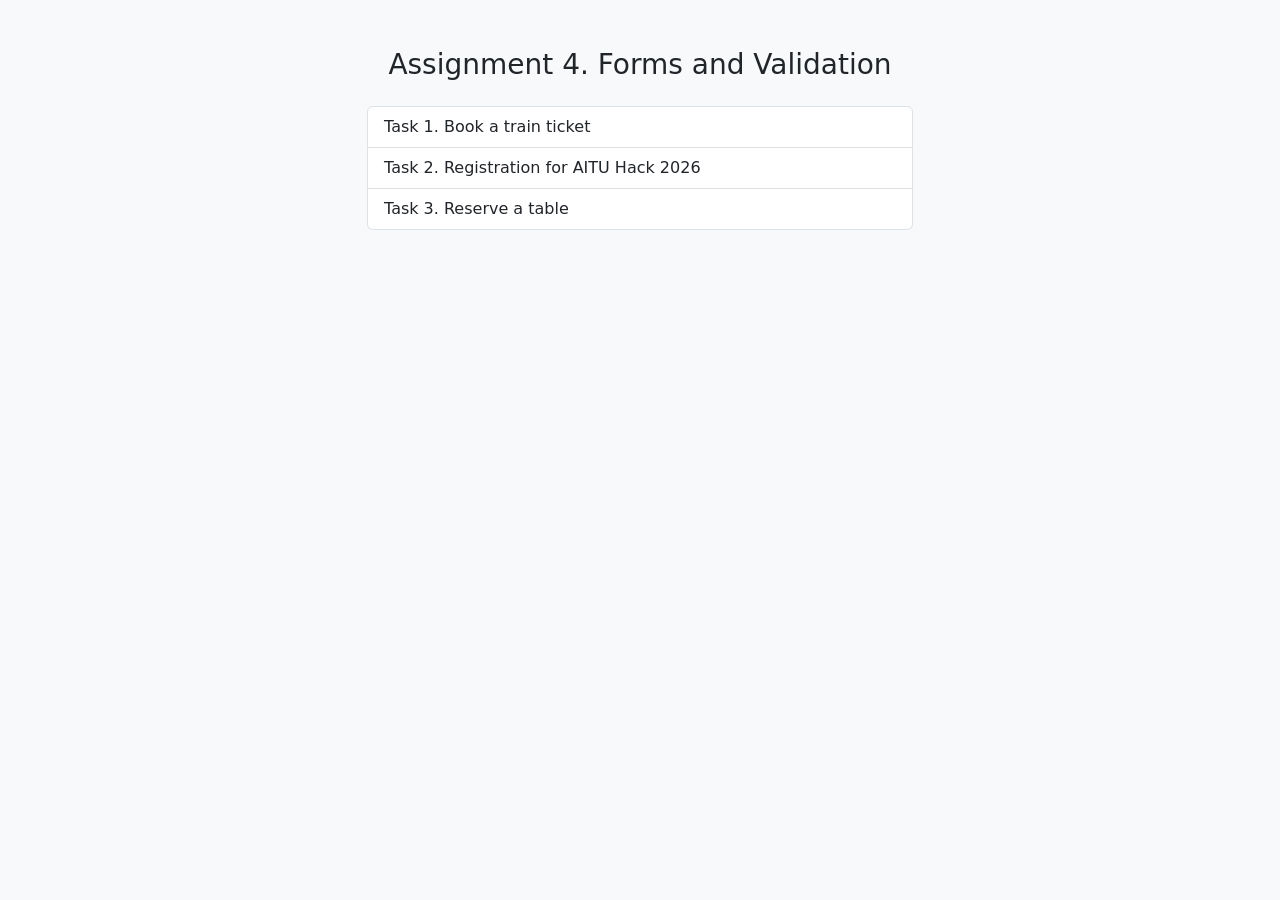
<file: index.html>
<!doctype html>
<html lang="en">
<head>
<meta charset="utf-8">
<meta name="viewport" content="width=device-width, initial-scale=1">
<title>Assignment 4. Forms and Validation</title>
<link href="https://cdn.jsdelivr.net/npm/bootstrap@5.3.3/dist/css/bootstrap.min.css" rel="stylesheet">
</head>
<body class="bg-light">
<main class="container py-5">
 <div class="row justify-content-center"><div class="col-12 col-md-8 col-lg-6">
  <h1 class="h3 mb-4 text-center">Assignment 4. Forms and Validation</h1>
  <div class="list-group">
   <a class="list-group-item list-group-item-action" href="task1.html">Task 1. Book a train ticket</a>
   <a class="list-group-item list-group-item-action" href="task2.html">Task 2. Registration for AITU Hack 2026</a>
   <a class="list-group-item list-group-item-action" href="task3.html">Task 3. Reserve a table</a>
  </div>
 </div></div>
</main>
</body>
</html>
</file>
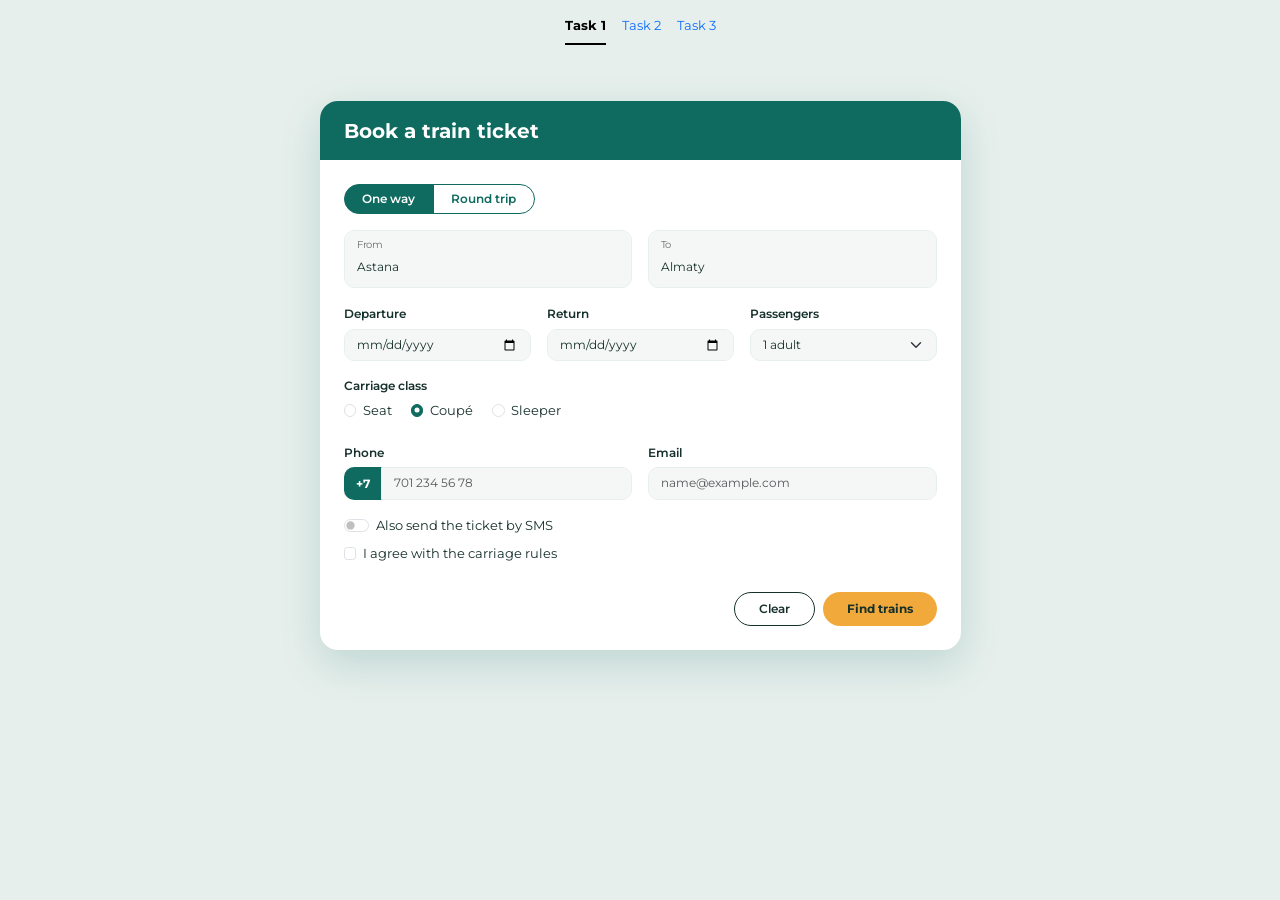
<file: task1.html>
<!doctype html>
<html lang="en">
<head>
<meta charset="utf-8">
<meta name="viewport" content="width=device-width, initial-scale=1">
<title>Book a train ticket</title>
<link href="https://cdn.jsdelivr.net/npm/bootstrap@5.3.3/dist/css/bootstrap.min.css" rel="stylesheet">
<link href="https://fonts.googleapis.com/css2?family=Montserrat:wght@400;500;600;700&display=swap" rel="stylesheet">
<link href="style.css" rel="stylesheet">
</head>
<body class="page-train">
<nav class="nav nav-underline justify-content-center py-2" aria-label="Tasks">
  <a class="nav-link active" href="task1.html" aria-current="page">Task 1</a>
  <a class="nav-link" href="task2.html">Task 2</a>
  <a class="nav-link" href="task3.html">Task 3</a>
</nav>
<main class="container py-4 py-md-5">
 <div class="row justify-content-center"><div class="col-12 col-md-10 col-lg-8 col-xl-7">
  <div class="ticket">
   <h1 class="ticket-head">Book a train ticket</h1>
   <form class="ticket-body" action="#" method="get">

    <div class="trip btn-group mb-3" role="group" aria-label="Trip type">
     <input type="radio" class="btn-check" name="trip" id="oneway" value="oneway" checked>
     <label class="btn" for="oneway">One way</label>
     <input type="radio" class="btn-check" name="trip" id="round" value="round">
     <label class="btn" for="round">Round trip</label>
    </div>

    <div class="row g-3 mb-3">
     <div class="col-12 col-md-6"><div class="form-floating">
      <input type="text" class="form-control" id="from" name="from" placeholder="From" value="Astana" required>
      <label for="from">From</label></div></div>
     <div class="col-12 col-md-6"><div class="form-floating">
      <input type="text" class="form-control" id="to" name="to" placeholder="To" value="Almaty" required>
      <label for="to">To</label></div></div>
    </div>

    <div class="row g-3 mb-3">
     <div class="col-12 col-md-4"><label class="form-label" for="dep">Departure</label>
      <input type="date" class="form-control" id="dep" name="departure" required></div>
     <div class="col-12 col-md-4"><label class="form-label" for="ret">Return</label>
      <input type="date" class="form-control" id="ret" name="return"></div>
     <div class="col-12 col-md-4"><label class="form-label" for="pax">Passengers</label>
      <select class="form-select" id="pax" name="passengers">
       <option value="1" selected>1 adult</option><option value="2">2 adults</option><option value="3">3 adults</option>
       <option value="4">4 adults</option><option value="5">5 adults</option><option value="6">6 adults</option>
      </select></div>
    </div>

    <fieldset class="mb-3">
     <legend>Carriage class</legend>
     <div class="form-check form-check-inline"><input class="form-check-input" type="radio" name="class" id="seat" value="seat" required>
      <label class="form-check-label" for="seat">Seat</label></div>
     <div class="form-check form-check-inline"><input class="form-check-input" type="radio" name="class" id="coupe" value="coupe" checked>
      <label class="form-check-label" for="coupe">Coupé</label></div>
     <div class="form-check form-check-inline"><input class="form-check-input" type="radio" name="class" id="sleeper" value="sleeper">
      <label class="form-check-label" for="sleeper">Sleeper</label></div>
    </fieldset>

    <div class="row g-3 mb-3">
     <div class="col-12 col-md-6"><label class="form-label" for="phone">Phone</label>
      <div class="input-group"><span class="input-group-text">+7</span>
       <input type="tel" class="form-control" id="phone" name="phone" placeholder="701 234 56 78" required></div></div>
     <div class="col-12 col-md-6"><label class="form-label" for="email">Email</label>
      <input type="email" class="form-control" id="email" name="email" placeholder="name@example.com" required></div>
    </div>

    <div class="form-check form-switch mb-1">
     <input class="form-check-input" type="checkbox" role="switch" id="sms" name="sms">
     <label class="form-check-label" for="sms">Also send the ticket by SMS</label></div>
    <div class="form-check mb-4">
     <input class="form-check-input" type="checkbox" id="agree" name="agree" required>
     <label class="form-check-label" for="agree">I agree with the carriage rules</label></div>

    <div class="d-flex flex-column-reverse flex-md-row justify-content-md-end gap-2">
     <button type="reset" class="btn btn-clear">Clear</button>
     <button type="submit" class="btn btn-find">Find trains</button>
    </div>
   </form>
  </div>
 </div></div>
</main>
</body>
</html>
</file>
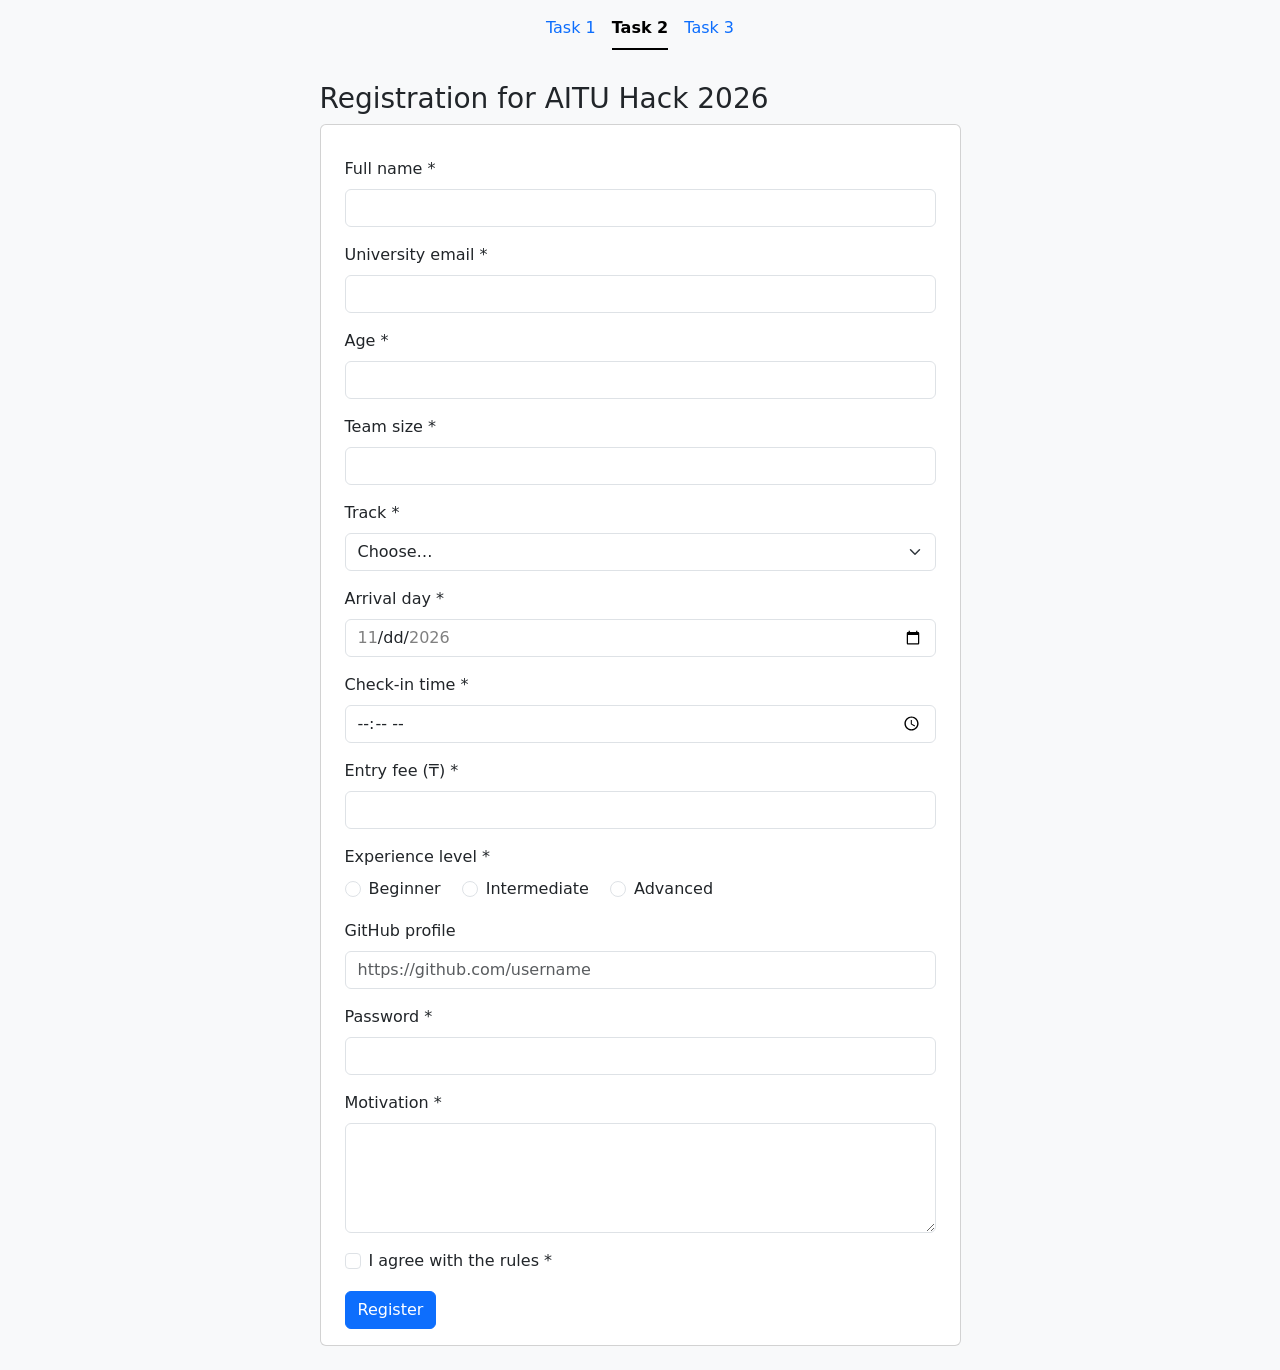
<file: task2.html>
<!doctype html>
<html lang="en">
<head>
<meta charset="utf-8">
<meta name="viewport" content="width=device-width, initial-scale=1">
<title>AITU Hack 2026 registration</title>
<link href="https://cdn.jsdelivr.net/npm/bootstrap@5.3.3/dist/css/bootstrap.min.css" rel="stylesheet">
<link href="style.css" rel="stylesheet">
</head>
<body class="bg-light page-hack">
<nav class="nav nav-underline justify-content-center py-2" aria-label="Tasks">
  <a class="nav-link" href="task1.html">Task 1</a>
  <a class="nav-link active" href="task2.html" aria-current="page">Task 2</a>
  <a class="nav-link" href="task3.html">Task 3</a>
</nav>
<main class="container py-4">
 <div class="row justify-content-center"><div class="col-12 col-md-9 col-lg-7">
 <h1 class="h3 mb-4">Registration for AITU Hack 2026</h1>
 <form class="card card-body row g-3 mx-0" action="#" method="post">

  <div><label class="form-label" for="name">Full name *</label>
   <input class="form-control" type="text" id="name" name="name" minlength="2" maxlength="40" required>
   <div class="invalid-feedback">Enter 2–40 characters.</div></div>

  <div><label class="form-label" for="email">University email *</label>
   <input class="form-control" type="email" id="email" name="email" required>
   <div class="invalid-feedback">Enter a valid email address, e.g. name@astanait.edu.kz.</div></div>

  <div><label class="form-label" for="age">Age *</label>
   <input class="form-control" type="number" id="age" name="age" min="16" max="30" step="1" required>
   <div class="invalid-feedback">Enter a whole number from 16 to 30.</div></div>

  <div><label class="form-label" for="team">Team size *</label>
   <input class="form-control" type="number" id="team" name="team" min="1" max="4" step="1" required>
   <div class="invalid-feedback">Enter a whole number from 1 to 4.</div></div>

  <div><label class="form-label" for="track">Track *</label>
   <select class="form-select" id="track" name="track" required>
    <option value="">Choose…</option><option>Web</option><option>Mobile</option><option>AI</option><option>GameDev</option>
   </select>
   <div class="invalid-feedback">Choose a track.</div></div>

  <div><label class="form-label" for="day">Arrival day *</label>
   <input class="form-control" type="date" id="day" name="day" min="2026-11-20" max="2026-11-22" required>
   <div class="invalid-feedback">Choose a date from 20 to 22 November 2026.</div></div>

  <div><label class="form-label" for="time">Check-in time *</label>
   <input class="form-control" type="time" id="time" name="time" min="09:00" max="18:00" step="1800" required>
   <div class="invalid-feedback">Choose a time from 09:00 to 18:00, every 30 minutes.</div></div>

  <div><label class="form-label" for="fee">Entry fee (₸) *</label>
   <input class="form-control" type="number" id="fee" name="fee" min="0" max="5000" step="500" required>
   <div class="invalid-feedback">Enter 0–5000 in steps of 500.</div></div>

  <fieldset><legend class="form-label fs-6">Experience level *</legend>
   <div class="radio-group">
    <div class="form-check form-check-inline"><input class="form-check-input" type="radio" name="level" id="l1" value="beginner" required><label class="form-check-label" for="l1">Beginner</label></div>
    <div class="form-check form-check-inline"><input class="form-check-input" type="radio" name="level" id="l2" value="intermediate"><label class="form-check-label" for="l2">Intermediate</label></div>
    <div class="form-check form-check-inline"><input class="form-check-input" type="radio" name="level" id="l3" value="advanced"><label class="form-check-label" for="l3">Advanced</label></div>
   </div>
   <div class="invalid-feedback">Choose your level.</div></fieldset>

  <div><label class="form-label" for="gh">GitHub profile</label>
   <input class="form-control" type="url" id="gh" name="github" placeholder="https://github.com/username">
   <div class="invalid-feedback">Enter a full link starting with https://.</div></div>

  <div><label class="form-label" for="pw">Password *</label>
   <input class="form-control" type="password" id="pw" name="password" minlength="8" maxlength="20" required>
   <div class="invalid-feedback">Use 8–20 characters.</div></div>

  <div><label class="form-label" for="why">Motivation *</label>
   <textarea class="form-control" id="why" name="motivation" rows="4" minlength="50" maxlength="300" required></textarea>
   <div class="invalid-feedback">Write 50–300 characters.</div></div>

  <div class="form-check ms-2">
   <input class="form-check-input" type="checkbox" id="rules" name="rules" required>
   <label class="form-check-label" for="rules">I agree with the rules *</label>
   <div class="invalid-feedback">You must accept the rules.</div></div>

  <div><button class="btn btn-primary" type="submit">Register</button></div>
 </form>
 </div></div>
</main>
</body>
</html>
</file>
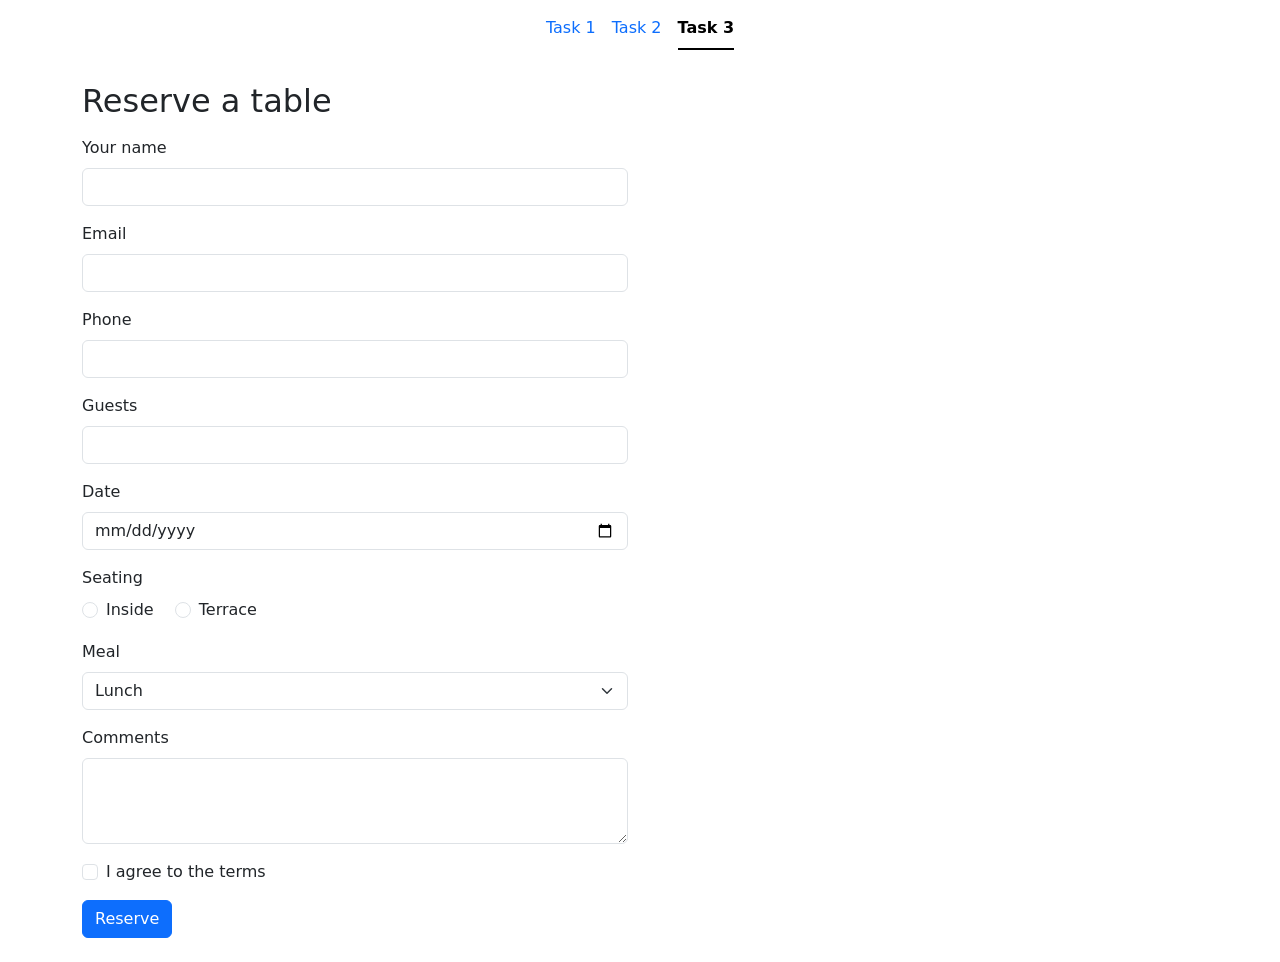
<file: task3.html>
<!doctype html>
<html lang="en">
<head>
<meta charset="utf-8">
<meta name="viewport" content="width=device-width, initial-scale=1">
<title>Reserve a table</title>
<link href="https://cdn.jsdelivr.net/npm/bootstrap@5.3.3/dist/css/bootstrap.min.css" rel="stylesheet">
</head>
<body>
<nav class="nav nav-underline justify-content-center py-2" aria-label="Tasks">
  <a class="nav-link" href="task1.html">Task 1</a>
  <a class="nav-link" href="task2.html">Task 2</a>
  <a class="nav-link active" href="task3.html" aria-current="page">Task 3</a>
</nav>
<main class="container py-4">
 <div class="row"><div class="col-12 col-md-8 col-lg-6">
 <h1 class="h2 mb-3">Reserve a table</h1>
 <form action="#" method="post">
  <div class="mb-3"><label class="form-label" for="name">Your name</label>
   <input class="form-control" type="text" id="name" name="name" autocomplete="name" required></div>
  <div class="mb-3"><label class="form-label" for="email">Email</label>
   <input class="form-control" type="email" id="email" name="email" autocomplete="email" required></div>
  <div class="mb-3"><label class="form-label" for="phone">Phone</label>
   <input class="form-control" type="tel" id="phone" name="phone" autocomplete="tel" required></div>
  <div class="mb-3"><label class="form-label" for="guests">Guests</label>
   <input class="form-control" type="number" id="guests" name="guests" min="1" max="20" required></div>
  <div class="mb-3"><label class="form-label" for="date">Date</label>
   <input class="form-control" type="date" id="date" name="date" required></div>
  <fieldset class="mb-3">
   <legend class="fs-6">Seating</legend>
   <div class="form-check form-check-inline"><input class="form-check-input" type="radio" name="seating" id="inside" value="inside" required>
    <label class="form-check-label" for="inside">Inside</label></div>
   <div class="form-check form-check-inline"><input class="form-check-input" type="radio" name="seating" id="terrace" value="terrace">
    <label class="form-check-label" for="terrace">Terrace</label></div>
  </fieldset>
  <div class="mb-3"><label class="form-label" for="meal">Meal</label>
   <select class="form-select" id="meal" name="meal"><option value="lunch">Lunch</option><option value="dinner">Dinner</option></select></div>
  <div class="mb-3"><label class="form-label" for="comments">Comments</label>
   <textarea class="form-control" id="comments" name="comments" rows="3"></textarea></div>
  <div class="form-check mb-3"><input class="form-check-input" type="checkbox" id="terms" name="terms" required>
   <label class="form-check-label" for="terms">I agree to the terms</label></div>
  <button class="btn btn-primary" type="submit">Reserve</button>
 </form>
 </div></div>
</main>
</body>
</html>
</file>
<file: style.css>
body.page-train {
    --green: #0F6B5F;
    --amber: #F2A93B;
    --ink: #16302B;
    --field: #F4F7F5;
    --mist: #E6EFEC;
    --bs-body-font-family: 'Montserrat',sans-serif;
    --bs-body-color: #16302B;
    background: var(--mist);
    font-family: 'Montserrat',sans-serif;
    color: var(--ink);
    font-size: .8rem;
}

body.page-train .ticket {
    background: #fff;
    border-radius: 18px;
    box-shadow: 0 14px 40px rgba(15,107,95,.18);
    overflow: hidden;
}

body.page-train .ticket-head {
    background: var(--green);
    color: #fff;
    padding: 1.1rem 1.5rem;
    font-weight: 700;
    font-size: 1.25rem;
    margin: 0;
}

body.page-train .ticket-body {
    padding: 1.5rem;
}

body.page-train .form-label,
body.page-train legend {
    font-weight: 600;
    font-size: .75rem;
    margin-bottom: .35rem;
    color: var(--ink);
}

body.page-train legend {
    float: none;
    width: auto;
}

body.page-train .form-control,
body.page-train .form-select {
    background-color: var(--field);
    border: 1px solid var(--mist);
    border-radius: 10px;
    font-size: .78rem;
    color: var(--ink);
}

body.page-train .form-control:focus,
body.page-train .form-select:focus,
body.page-train .form-check-input:focus,
body.page-train .btn:focus-visible {
    border-color: var(--green);
    box-shadow: 0 0 0 .2rem rgba(15,107,95,.25);
}

body.page-train .form-floating>label {
    color: #7a8f8a;
    font-size: .7rem;
}

body.page-train .form-floating>label::after {
    background: transparent!important;
}

body.page-train .form-check-input:checked {
    background-color: var(--green);
    border-color: var(--green);
}

body.page-train .trip .btn {
    border-radius: 0;
    font-weight: 600;
    font-size: .75rem;
    padding: .3rem 1.1rem;
    color: var(--green);
    border-color: var(--green);
}

body.page-train .trip .btn-check:first-child+.btn {
    border-radius: 999px 0 0 999px;
}

body.page-train .trip .btn:last-child {
    border-radius: 0 999px 999px 0;
}

body.page-train .btn-check:checked+.btn {
    background: var(--green);
    color: #fff;
    border-color: var(--green);
}

body.page-train .trip .btn:hover {
    background: var(--mist);
    color: var(--green);
}

body.page-train .trip .btn-check:checked+.btn:hover {
    background: var(--green);
    color: #fff;
}

body.page-train .input-group-text {
    background: var(--green);
    color: #fff;
    border: 0;
    border-radius: 10px 0 0 10px;
    font-weight: 700;
    font-size: .75rem;
}

body.page-train .input-group .form-control {
    border-radius: 0 10px 10px 0;
}

body.page-train .btn-find {
    background: var(--amber);
    color: var(--ink);
    border: 0;
    border-radius: 999px;
    font-weight: 700;
    padding: .4rem 1.5rem;
    font-size: .78rem;
}

body.page-train .btn-find:hover {
    background: #e29a2b;
    color: var(--ink);
}

body.page-train .btn-clear {
    background: #fff;
    border: 1px solid var(--ink);
    color: var(--ink);
    border-radius: 999px;
    font-weight: 600;
    padding: .4rem 1.5rem;
    font-size: .78rem;
}

body.page-train .btn-clear:hover {
    background: var(--mist);
    color: var(--ink);
}


body.page-hack .form-control:user-invalid,
body.page-hack .form-select:user-invalid {
    border-color: #dc3545;
}

body.page-hack .form-control:user-valid,
body.page-hack .form-select:user-valid {
    border-color: #198754;
}

body.page-hack .form-control:user-invalid ~ .invalid-feedback,
body.page-hack .form-select:user-invalid ~ .invalid-feedback,
body.page-hack .form-check-input:user-invalid ~ .invalid-feedback {
    display: block;
}

body.page-hack .form-check-input:user-invalid {
    border-color: #dc3545;
}

body.page-hack .radio-group:has(input:user-invalid) ~ .invalid-feedback {
    display: block;
}
</file>
